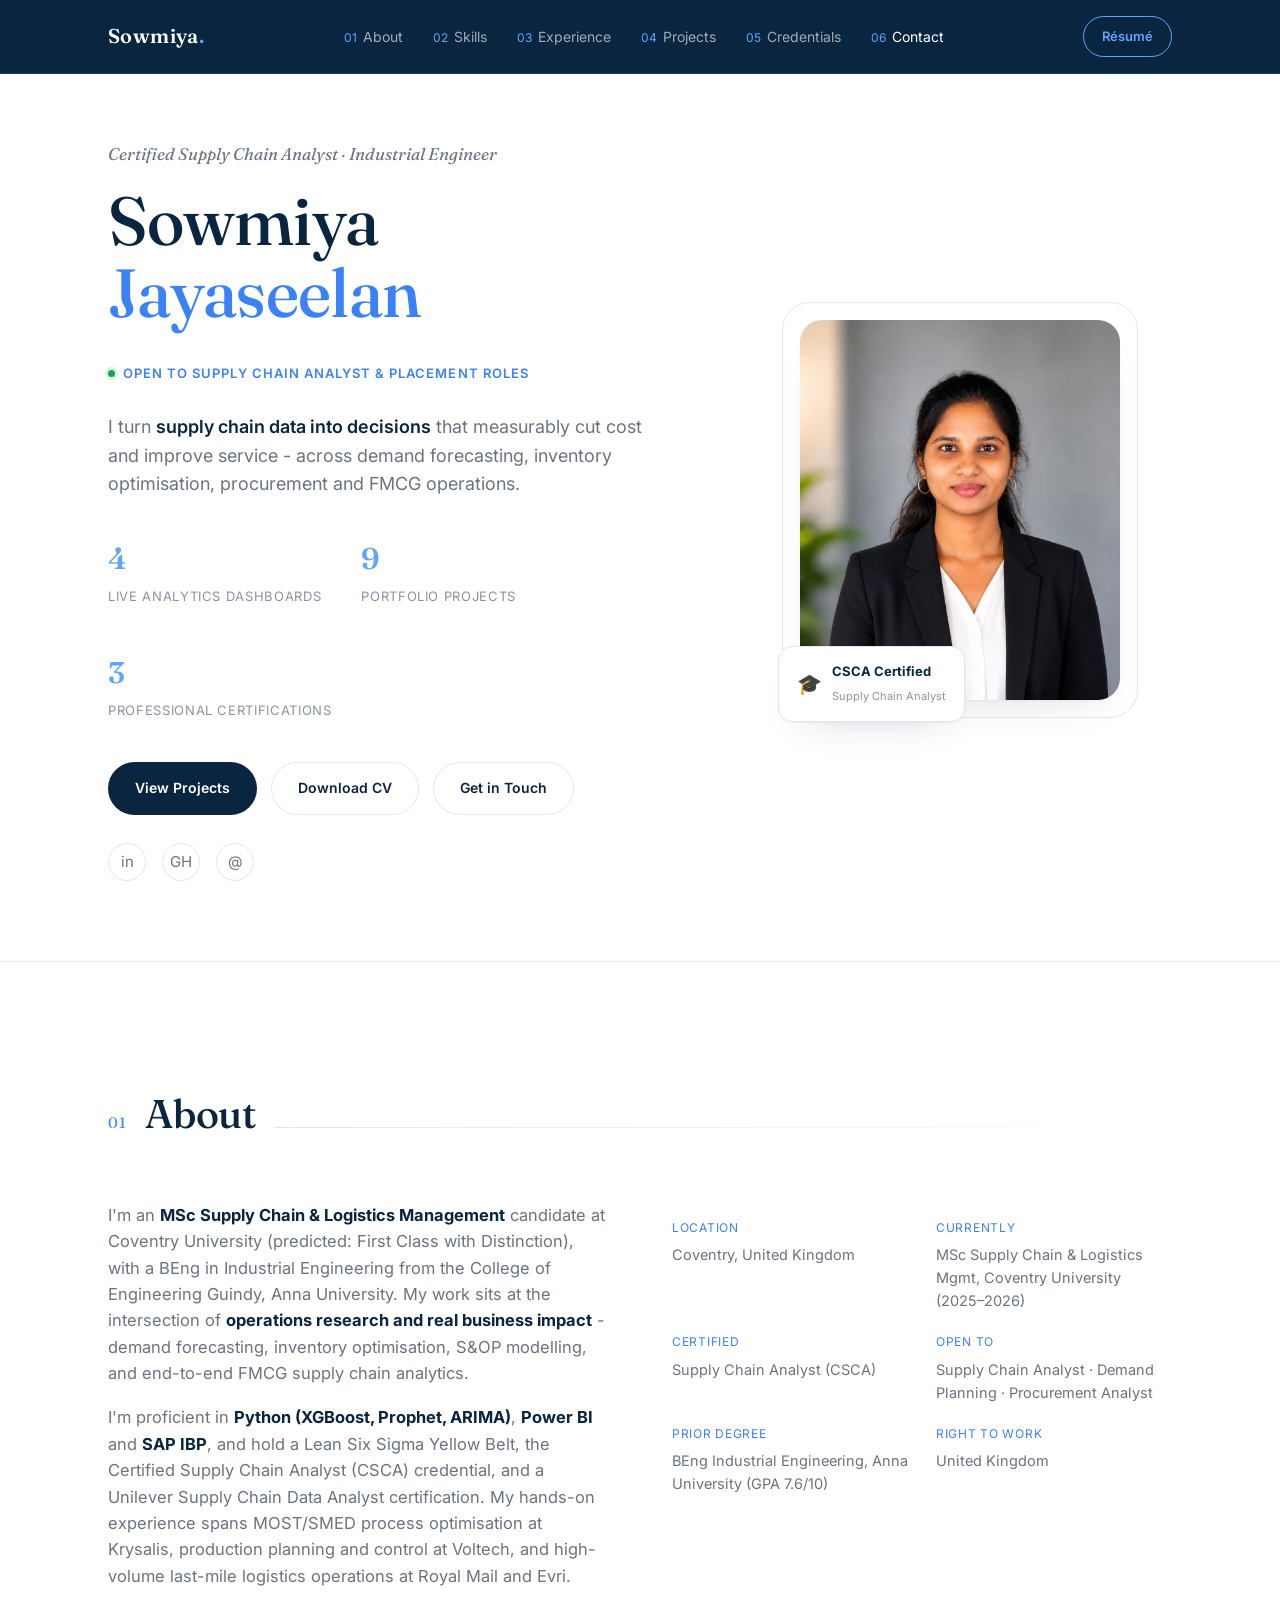
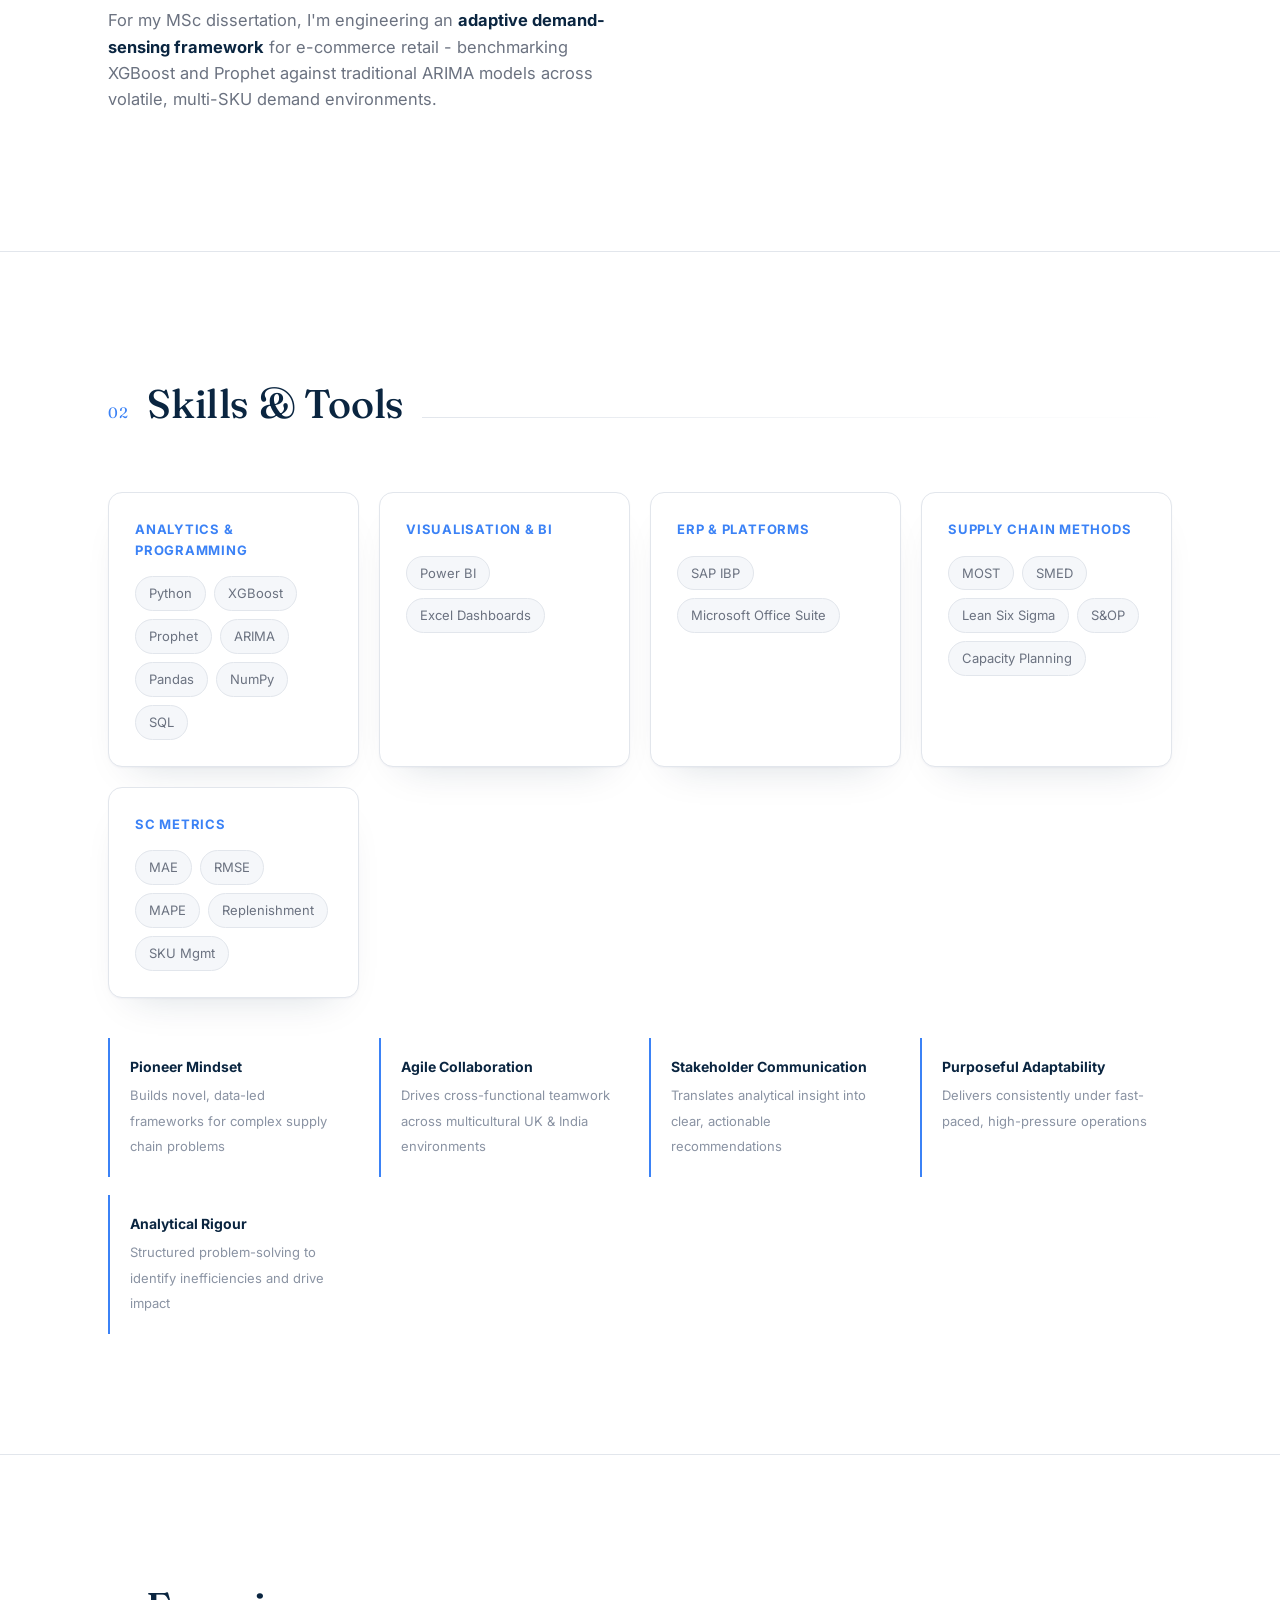
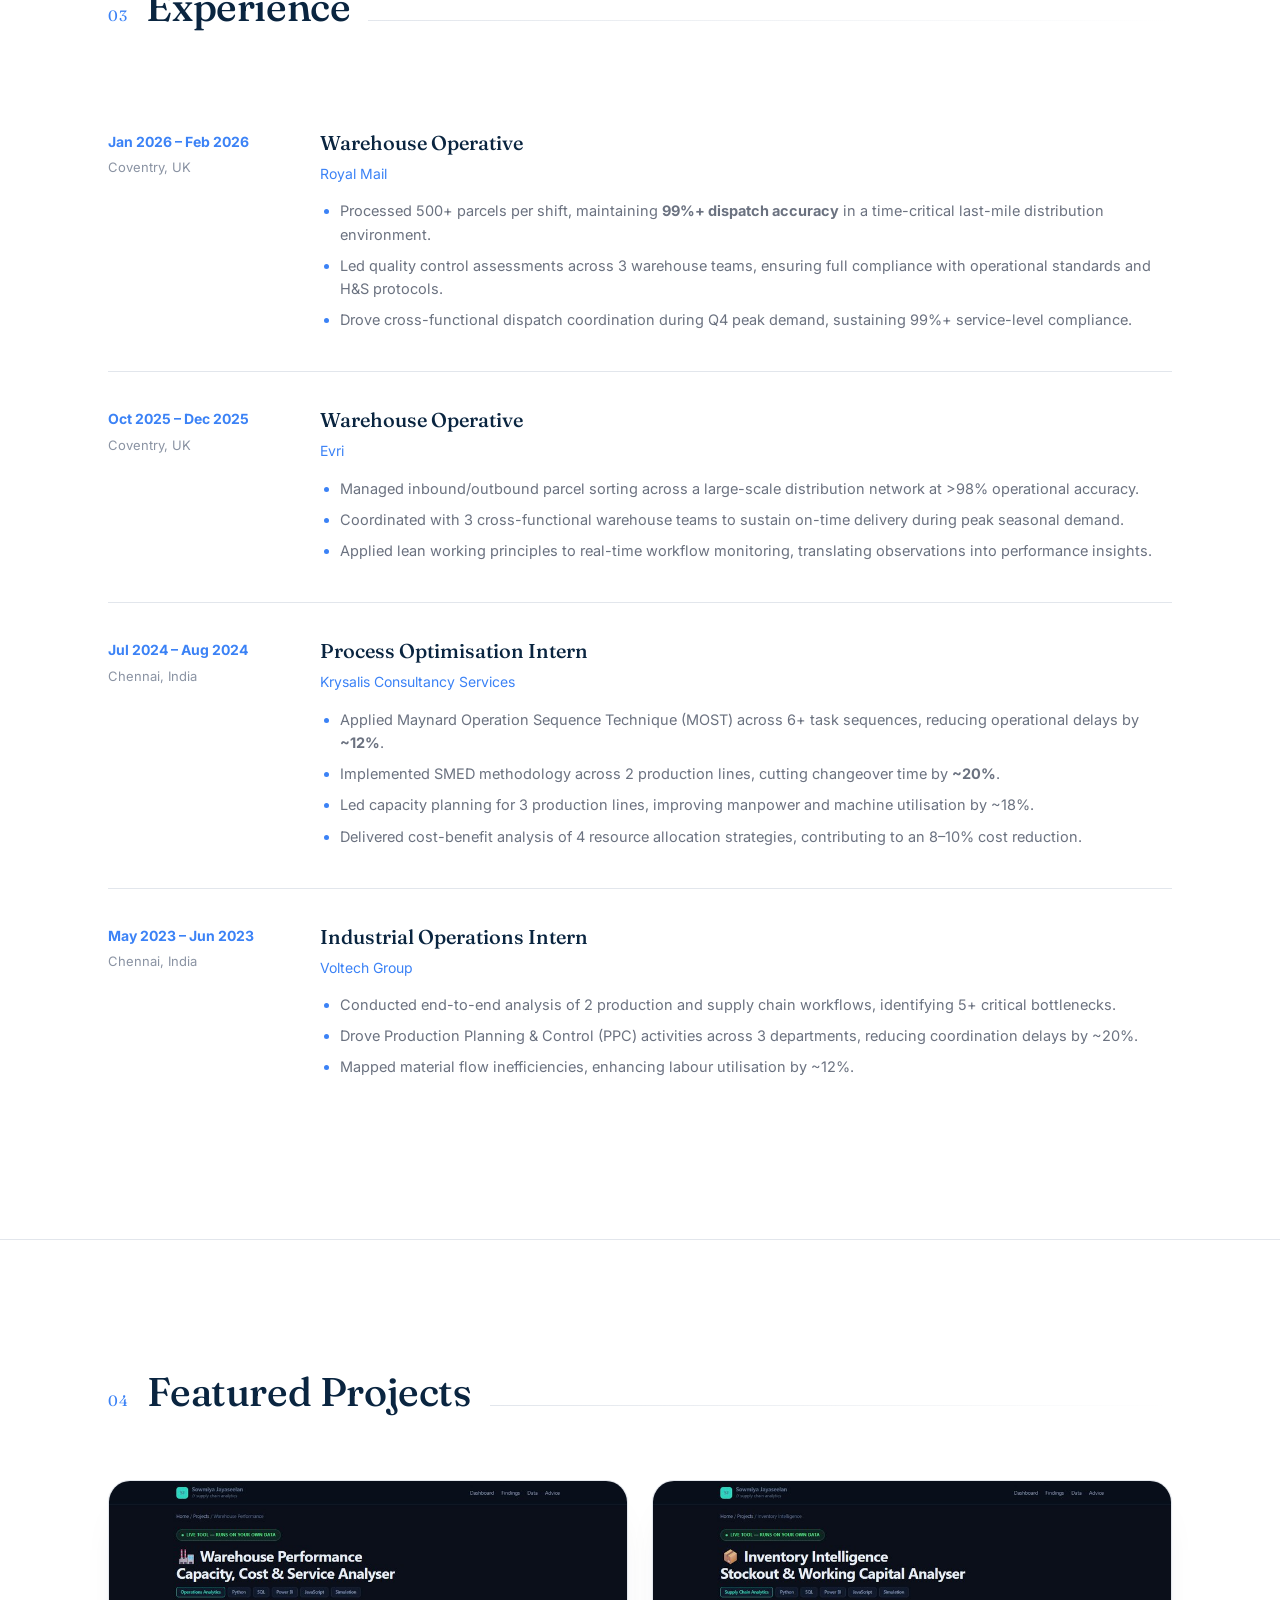
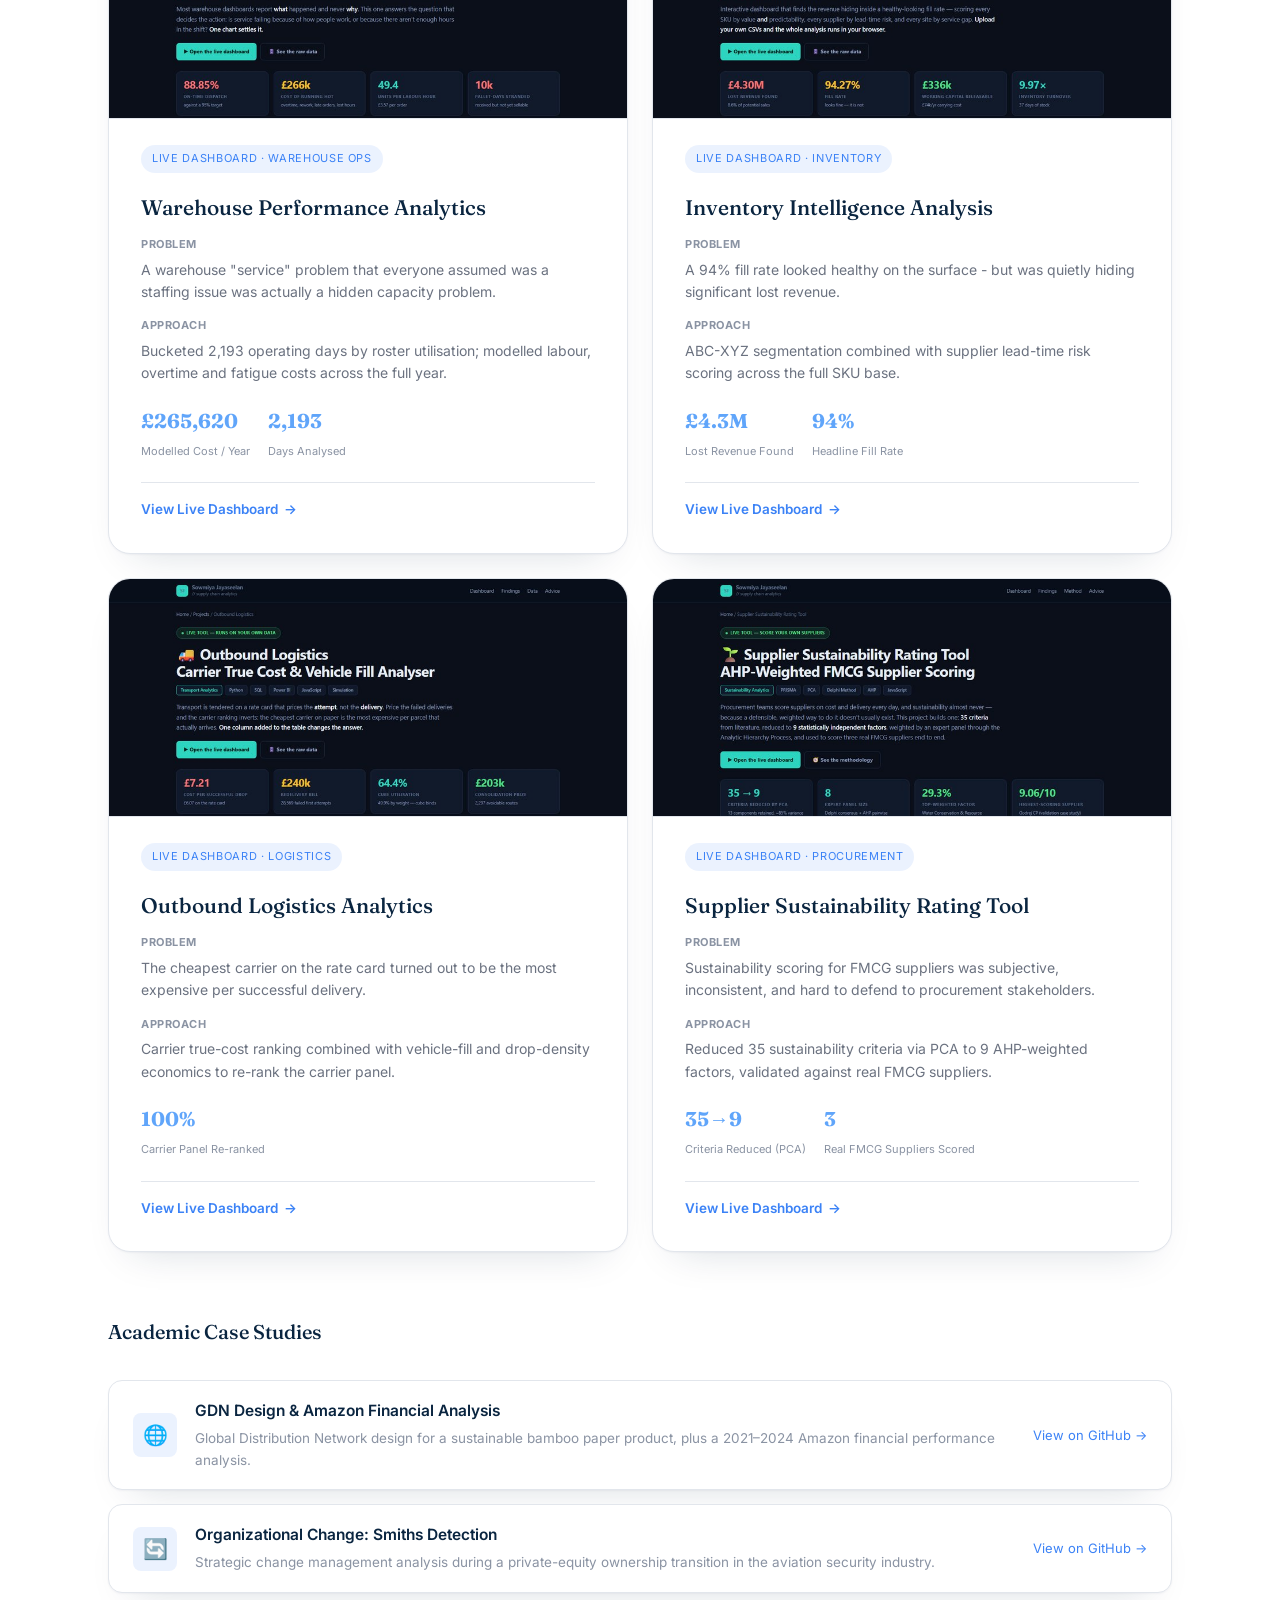
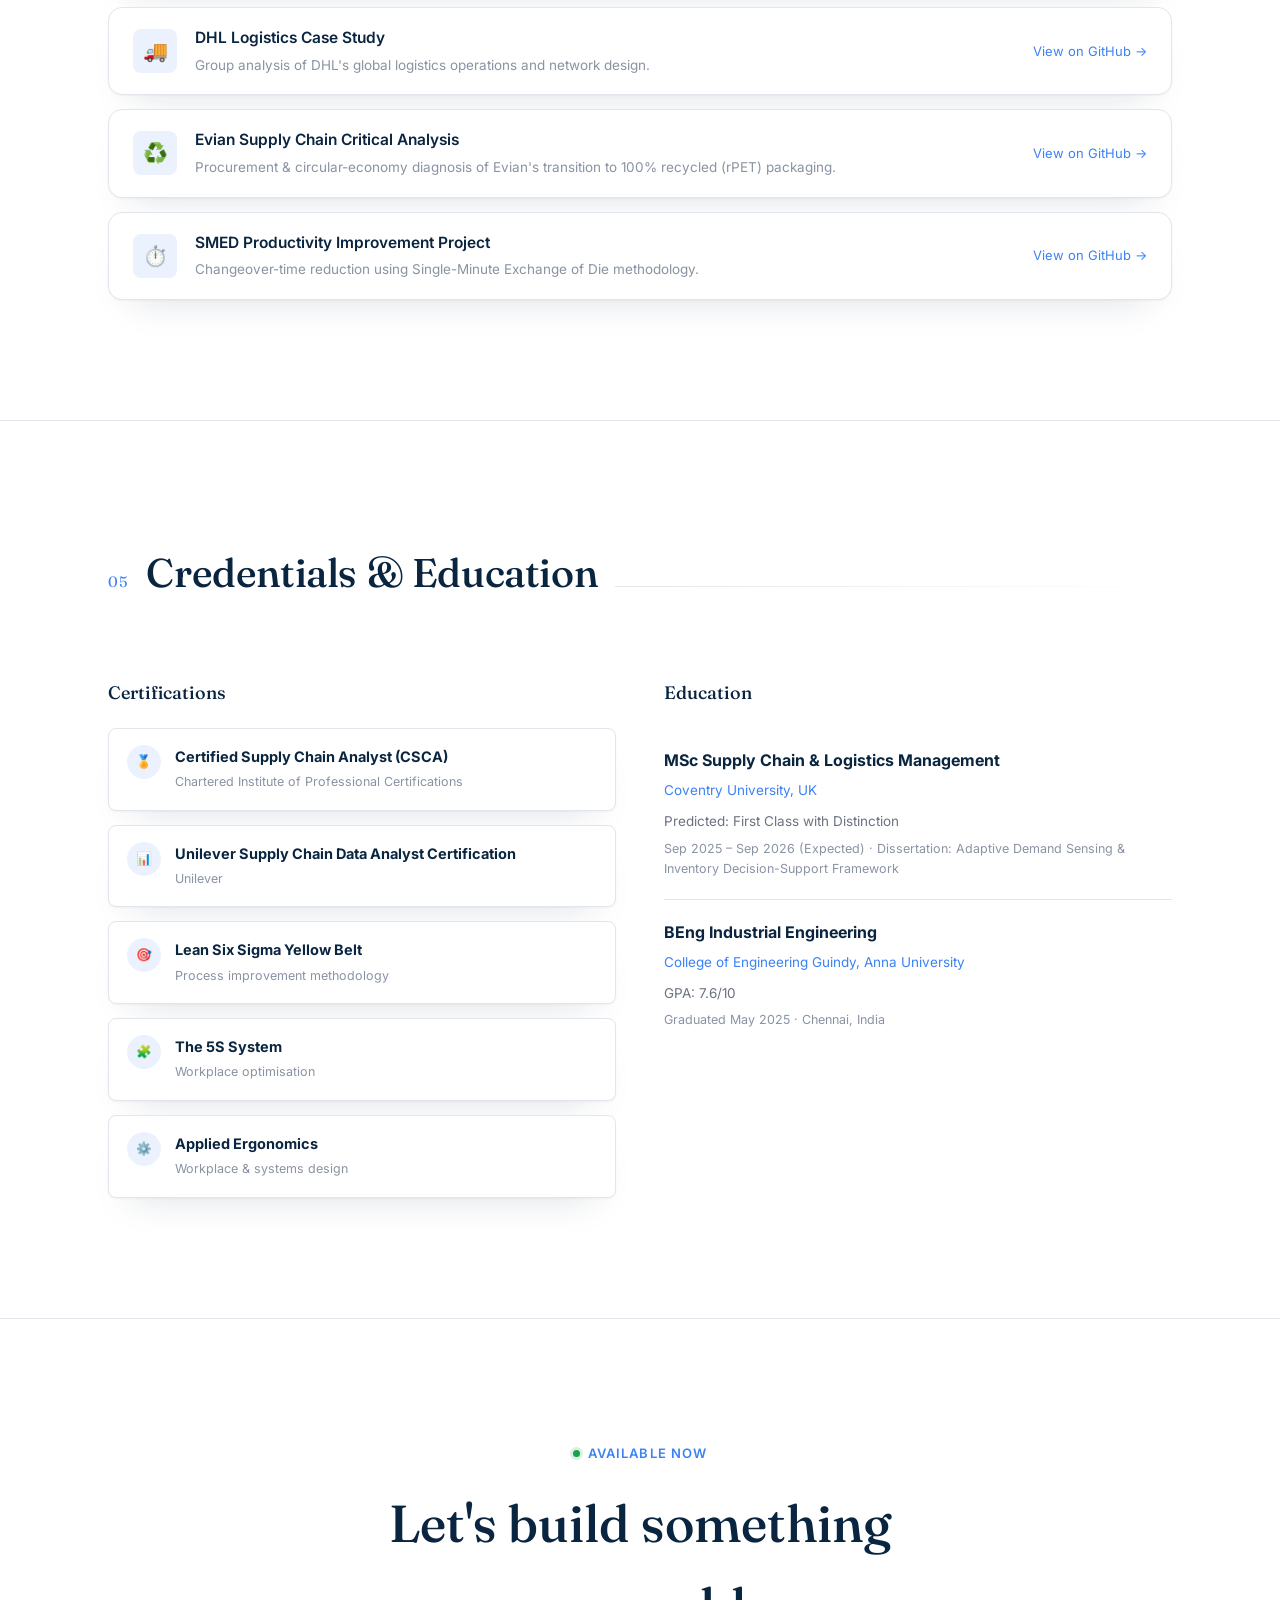
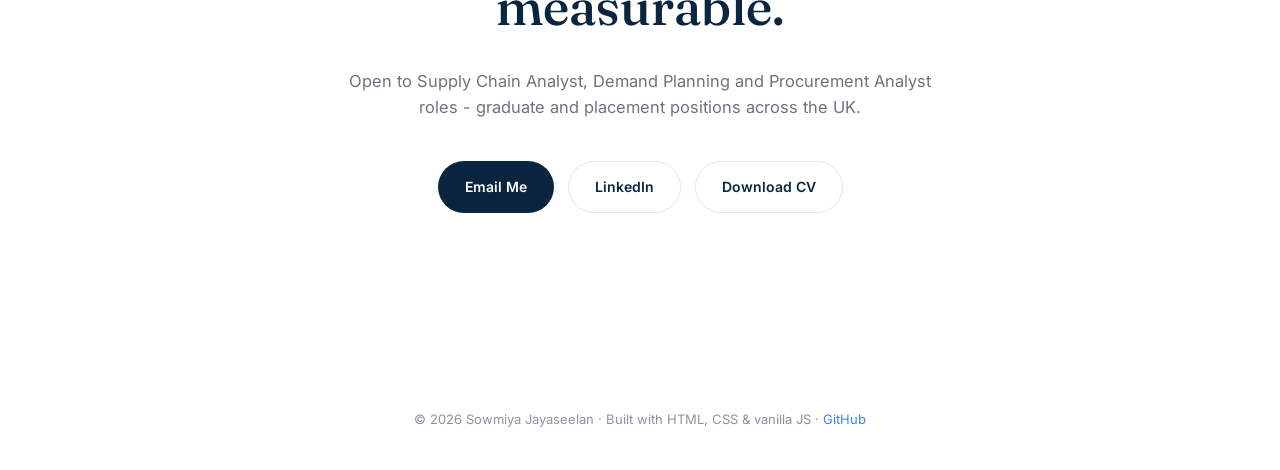
<file: index.html>
<!DOCTYPE html>
<html lang="en">
<head>
<meta charset="UTF-8" />
<meta name="viewport" content="width=device-width, initial-scale=1.0" />
<title>Sowmiya Jayaseelan - Supply Chain Analytics & Industrial Engineering</title>
<meta name="description" content="Sowmiya Jayaseelan - Certified Supply Chain Analyst & Industrial Engineer. Demand forecasting, inventory optimisation, and FMCG supply chain analytics portfolio." />
<link rel="canonical" href="https://sowmiyagunal04-dev.github.io/portfolio-site/" />
<meta property="og:type" content="website" />
<meta property="og:url" content="https://sowmiyagunal04-dev.github.io/portfolio-site/" />
<meta property="og:title" content="Sowmiya Jayaseelan - Supply Chain Analytics & Industrial Engineering" />
<meta property="og:description" content="Certified Supply Chain Analyst & Industrial Engineer. Demand forecasting, inventory optimisation, and FMCG supply chain analytics portfolio." />
<meta property="og:image" content="https://sowmiyagunal04-dev.github.io/portfolio-site/assets/images/og-cover.jpg" />
<meta property="og:image:width" content="1200" />
<meta property="og:image:height" content="630" />
<meta name="twitter:card" content="summary_large_image" />
<meta name="twitter:title" content="Sowmiya Jayaseelan - Supply Chain Analytics & Industrial Engineering" />
<meta name="twitter:description" content="Certified Supply Chain Analyst & Industrial Engineer. Demand forecasting, inventory optimisation, and FMCG supply chain analytics portfolio." />
<meta name="twitter:image" content="https://sowmiyagunal04-dev.github.io/portfolio-site/assets/images/og-cover.jpg" />
<link rel="icon" href="data:image/svg+xml,<svg xmlns=%22http://www.w3.org/2000/svg%22 viewBox=%220 0 100 100%22><rect width=%22100%22 height=%22100%22 rx=%2222%22 fill=%22%230A2540%22/><text x=%2250%22 y=%2265%22 font-size=%2250%22 text-anchor=%22middle%22 fill=%22%23FFFFFF%22 font-family=%22Georgia,serif%22>SJ</text></svg>" />
<link rel="preconnect" href="https://fonts.googleapis.com">
<link rel="preconnect" href="https://fonts.gstatic.com" crossorigin>
<link href="https://fonts.googleapis.com/css2?family=Fraunces:opsz,wght@9..144,400..600&family=Inter:wght@400;500;600;700&display=swap" rel="stylesheet">
<link rel="stylesheet" href="css/style.css" />
</head>
<body>

<nav class="nav">
  <div class="nav-inner">
    <a href="#top" class="nav-logo">Sowmiya<span>.</span></a>
    <ul class="nav-links">
      <li><a href="#about"><span class="idx">01</span>About</a></li>
      <li><a href="#skills"><span class="idx">02</span>Skills</a></li>
      <li><a href="#experience"><span class="idx">03</span>Experience</a></li>
      <li><a href="#projects"><span class="idx">04</span>Projects</a></li>
      <li><a href="#credentials"><span class="idx">05</span>Credentials</a></li>
      <li><a href="#contact"><span class="idx">06</span>Contact</a></li>
    </ul>
    <a class="nav-cta" href="assets/docs/Sowmiya_Jayaseelan_Resume.pdf" target="_blank" rel="noopener">Résumé</a>
    <button class="nav-burger" id="navBurger" aria-label="Menu">☰</button>
  </div>
</nav>

<header class="hero" id="top">
  <div class="container hero-grid">
    <div>
      <p class="hero-kicker">Certified Supply Chain Analyst · Industrial Engineer</p>
      <h1>Sowmiya <em>Jayaseelan</em></h1>
      <p class="eyebrow">Open to Supply Chain Analyst &amp; Placement Roles</p>
      <p class="hero-sub" style="margin-top:16px;">I turn <strong>supply chain data into decisions</strong> that measurably cut cost and improve service - across demand forecasting, inventory optimisation, procurement and FMCG operations.</p>

      <div class="hero-stats">
        <div class="hero-stat"><b>4</b><span>Live Analytics Dashboards</span></div>
        <div class="hero-stat"><b>9</b><span>Portfolio Projects</span></div>
        <div class="hero-stat"><b>3</b><span>Professional Certifications</span></div>
      </div>

      <div class="hero-actions">
        <a href="#projects" class="btn btn-primary">View Projects</a>
        <a href="assets/docs/Sowmiya_Jayaseelan_Resume.pdf" target="_blank" rel="noopener" class="btn btn-outline">Download CV</a>
        <a href="#contact" class="btn btn-outline">Get in Touch</a>
      </div>

      <div class="social-rail">
        <a href="https://www.linkedin.com/in/sowmiya-jayaseelan/" target="_blank" rel="noopener" title="LinkedIn" aria-label="LinkedIn">in</a>
        <a href="https://github.com/sowmiyagunal04-dev" target="_blank" rel="noopener" title="GitHub" aria-label="GitHub">GH</a>
        <a href="mailto:sowmiyagunal04@gmail.com" title="Email" aria-label="Email">@</a>
      </div>
    </div>

    <div class="hero-photo-wrap">
      <div class="hero-photo-ring"></div>
      <img class="hero-photo" src="assets/images/profile.jpg" alt="Sowmiya Jayaseelan" id="heroPhoto" />
      <div class="hero-badge">
        <span style="font-size:20px;">🎓</span>
        <div>
          <b>CSCA Certified</b>
          <span>Supply Chain Analyst</span>
        </div>
      </div>
    </div>
  </div>
</header>

<section id="about">
  <div class="container">
    <div class="section-head">
      <span class="section-num">01</span>
      <h2 class="section-title">About</h2>
      <div class="section-line"></div>
    </div>
    <div class="about-grid">
      <div class="about-text reveal">
        <p>I'm an <strong>MSc Supply Chain &amp; Logistics Management</strong> candidate at Coventry University (predicted: First Class with Distinction), with a BEng in Industrial Engineering from the College of Engineering Guindy, Anna University. My work sits at the intersection of <strong>operations research and real business impact</strong> - demand forecasting, inventory optimisation, S&amp;OP modelling, and end-to-end FMCG supply chain analytics.</p>
        <p>I'm proficient in <strong>Python (XGBoost, Prophet, ARIMA)</strong>, <strong>Power BI</strong> and <strong>SAP IBP</strong>, and hold a Lean Six Sigma Yellow Belt, the Certified Supply Chain Analyst (CSCA) credential, and a Unilever Supply Chain Data Analyst certification. My hands-on experience spans MOST/SMED process optimisation at Krysalis, production planning and control at Voltech, and high-volume last-mile logistics operations at Royal Mail and Evri.</p>
        <p>For my MSc dissertation, I'm engineering an <strong>adaptive demand-sensing framework</strong> for e-commerce retail - benchmarking XGBoost and Prophet against traditional ARIMA models across volatile, multi-SKU demand environments.</p>
      </div>
      <div class="reveal">
        <dl class="facts">
          <div class="fact"><dt>Location</dt><dd>Coventry, United Kingdom</dd></div>
          <div class="fact"><dt>Currently</dt><dd>MSc Supply Chain &amp; Logistics Mgmt, Coventry University (2025–2026)</dd></div>
          <div class="fact"><dt>Certified</dt><dd>Supply Chain Analyst (CSCA)</dd></div>
          <div class="fact"><dt>Open to</dt><dd>Supply Chain Analyst · Demand Planning · Procurement Analyst</dd></div>
          <div class="fact"><dt>Prior Degree</dt><dd>BEng Industrial Engineering, Anna University (GPA 7.6/10)</dd></div>
          <div class="fact"><dt>Right to Work</dt><dd>United Kingdom</dd></div>
        </dl>
      </div>
    </div>
  </div>
</section>

<section id="skills">
  <div class="container">
    <div class="section-head">
      <span class="section-num">02</span>
      <h2 class="section-title">Skills &amp; Tools</h2>
      <div class="section-line"></div>
    </div>
    <div class="skills-grid">
      <div class="skill-card reveal">
        <h3>Analytics &amp; Programming</h3>
        <div class="pill-row">
          <span class="pill">Python</span><span class="pill">XGBoost</span><span class="pill">Prophet</span>
          <span class="pill">ARIMA</span><span class="pill">Pandas</span><span class="pill">NumPy</span><span class="pill">SQL</span>
        </div>
      </div>
      <div class="skill-card reveal">
        <h3>Visualisation &amp; BI</h3>
        <div class="pill-row">
          <span class="pill">Power BI</span><span class="pill">Excel Dashboards</span>
        </div>
      </div>
      <div class="skill-card reveal">
        <h3>ERP &amp; Platforms</h3>
        <div class="pill-row">
          <span class="pill">SAP IBP</span><span class="pill">Microsoft Office Suite</span>
        </div>
      </div>
      <div class="skill-card reveal">
        <h3>Supply Chain Methods</h3>
        <div class="pill-row">
          <span class="pill">MOST</span><span class="pill">SMED</span><span class="pill">Lean Six Sigma</span>
          <span class="pill">S&amp;OP</span><span class="pill">Capacity Planning</span>
        </div>
      </div>
      <div class="skill-card reveal">
        <h3>SC Metrics</h3>
        <div class="pill-row">
          <span class="pill">MAE</span><span class="pill">RMSE</span><span class="pill">MAPE</span>
          <span class="pill">Replenishment</span><span class="pill">SKU Mgmt</span>
        </div>
      </div>
    </div>

    <div class="soft-skills">
      <div class="soft-skill reveal"><b>Pioneer Mindset</b><span>Builds novel, data-led frameworks for complex supply chain problems</span></div>
      <div class="soft-skill reveal"><b>Agile Collaboration</b><span>Drives cross-functional teamwork across multicultural UK &amp; India environments</span></div>
      <div class="soft-skill reveal"><b>Stakeholder Communication</b><span>Translates analytical insight into clear, actionable recommendations</span></div>
      <div class="soft-skill reveal"><b>Purposeful Adaptability</b><span>Delivers consistently under fast-paced, high-pressure operations</span></div>
      <div class="soft-skill reveal"><b>Analytical Rigour</b><span>Structured problem-solving to identify inefficiencies and drive impact</span></div>
    </div>
  </div>
</section>

<section id="experience">
  <div class="container">
    <div class="section-head">
      <span class="section-num">03</span>
      <h2 class="section-title">Experience</h2>
      <div class="section-line"></div>
    </div>
    <div class="timeline">

      <div class="timeline-item reveal">
        <div class="timeline-date"><b>Jan 2026 – Feb 2026</b>Coventry, UK</div>
        <div class="timeline-role">
          <h3>Warehouse Operative</h3>
          <span class="org">Royal Mail</span>
          <ul>
            <li>Processed 500+ parcels per shift, maintaining <strong>99%+ dispatch accuracy</strong> in a time-critical last-mile distribution environment.</li>
            <li>Led quality control assessments across 3 warehouse teams, ensuring full compliance with operational standards and H&amp;S protocols.</li>
            <li>Drove cross-functional dispatch coordination during Q4 peak demand, sustaining 99%+ service-level compliance.</li>
          </ul>
        </div>
      </div>

      <div class="timeline-item reveal">
        <div class="timeline-date"><b>Oct 2025 – Dec 2025</b>Coventry, UK</div>
        <div class="timeline-role">
          <h3>Warehouse Operative</h3>
          <span class="org">Evri</span>
          <ul>
            <li>Managed inbound/outbound parcel sorting across a large-scale distribution network at &gt;98% operational accuracy.</li>
            <li>Coordinated with 3 cross-functional warehouse teams to sustain on-time delivery during peak seasonal demand.</li>
            <li>Applied lean working principles to real-time workflow monitoring, translating observations into performance insights.</li>
          </ul>
        </div>
      </div>

      <div class="timeline-item reveal">
        <div class="timeline-date"><b>Jul 2024 – Aug 2024</b>Chennai, India</div>
        <div class="timeline-role">
          <h3>Process Optimisation Intern</h3>
          <span class="org">Krysalis Consultancy Services</span>
          <ul>
            <li>Applied Maynard Operation Sequence Technique (MOST) across 6+ task sequences, reducing operational delays by <strong>~12%</strong>.</li>
            <li>Implemented SMED methodology across 2 production lines, cutting changeover time by <strong>~20%</strong>.</li>
            <li>Led capacity planning for 3 production lines, improving manpower and machine utilisation by ~18%.</li>
            <li>Delivered cost-benefit analysis of 4 resource allocation strategies, contributing to an 8–10% cost reduction.</li>
          </ul>
        </div>
      </div>

      <div class="timeline-item reveal">
        <div class="timeline-date"><b>May 2023 – Jun 2023</b>Chennai, India</div>
        <div class="timeline-role">
          <h3>Industrial Operations Intern</h3>
          <span class="org">Voltech Group</span>
          <ul>
            <li>Conducted end-to-end analysis of 2 production and supply chain workflows, identifying 5+ critical bottlenecks.</li>
            <li>Drove Production Planning &amp; Control (PPC) activities across 3 departments, reducing coordination delays by ~20%.</li>
            <li>Mapped material flow inefficiencies, enhancing labour utilisation by ~12%.</li>
          </ul>
        </div>
      </div>

    </div>
  </div>
</section>

<section id="projects">
  <div class="container">
    <div class="section-head">
      <span class="section-num">04</span>
      <h2 class="section-title">Featured Projects</h2>
      <div class="section-line"></div>
    </div>

    <div class="project-grid">

      <div class="project-card reveal">
        <img class="project-thumb" src="assets/images/projects/warehouse.jpg" alt="Warehouse Performance Analytics dashboard screenshot" loading="lazy" />
        <div class="project-card-body">
          <span class="project-tag">Live Dashboard · Warehouse Ops</span>
          <h3>Warehouse Performance Analytics</h3>
          <div class="project-block"><b>Problem</b><p>A warehouse "service" problem that everyone assumed was a staffing issue was actually a hidden capacity problem.</p></div>
          <div class="project-block"><b>Approach</b><p>Bucketed 2,193 operating days by roster utilisation; modelled labour, overtime and fatigue costs across the full year.</p></div>
          <div class="project-metrics">
            <div><b>£265,620</b><span>Modelled Cost / Year</span></div>
            <div><b>2,193</b><span>Days Analysed</span></div>
          </div>
          <a class="project-link" href="https://sowmiyagunal04-dev.github.io/portfolio/Warehouse-Performance-Analytics/" target="_blank" rel="noopener">View Live Dashboard <span class="arrow">→</span></a>
        </div>
      </div>

      <div class="project-card reveal">
        <img class="project-thumb" src="assets/images/projects/inventory.jpg" alt="Inventory Intelligence Analysis dashboard screenshot" loading="lazy" />
        <div class="project-card-body">
          <span class="project-tag">Live Dashboard · Inventory</span>
          <h3>Inventory Intelligence Analysis</h3>
          <div class="project-block"><b>Problem</b><p>A 94% fill rate looked healthy on the surface - but was quietly hiding significant lost revenue.</p></div>
          <div class="project-block"><b>Approach</b><p>ABC-XYZ segmentation combined with supplier lead-time risk scoring across the full SKU base.</p></div>
          <div class="project-metrics">
            <div><b>£4.3M</b><span>Lost Revenue Found</span></div>
            <div><b>94%</b><span>Headline Fill Rate</span></div>
          </div>
          <a class="project-link" href="https://sowmiyagunal04-dev.github.io/portfolio/Inventory-Intelligence-Analysis/" target="_blank" rel="noopener">View Live Dashboard <span class="arrow">→</span></a>
        </div>
      </div>

      <div class="project-card reveal">
        <img class="project-thumb" src="assets/images/projects/outbound.jpg" alt="Outbound Logistics Analytics dashboard screenshot" loading="lazy" />
        <div class="project-card-body">
          <span class="project-tag">Live Dashboard · Logistics</span>
          <h3>Outbound Logistics Analytics</h3>
          <div class="project-block"><b>Problem</b><p>The cheapest carrier on the rate card turned out to be the most expensive per successful delivery.</p></div>
          <div class="project-block"><b>Approach</b><p>Carrier true-cost ranking combined with vehicle-fill and drop-density economics to re-rank the carrier panel.</p></div>
          <div class="project-metrics">
            <div><b>100%</b><span>Carrier Panel Re-ranked</span></div>
          </div>
          <a class="project-link" href="https://sowmiyagunal04-dev.github.io/portfolio/Outbound-Logistics-Analytics/" target="_blank" rel="noopener">View Live Dashboard <span class="arrow">→</span></a>
        </div>
      </div>

      <div class="project-card reveal">
        <img class="project-thumb" src="assets/images/projects/ssrt.jpg" alt="Supplier Sustainability Rating Tool dashboard screenshot" loading="lazy" />
        <div class="project-card-body">
          <span class="project-tag">Live Dashboard · Procurement</span>
          <h3>Supplier Sustainability Rating Tool</h3>
          <div class="project-block"><b>Problem</b><p>Sustainability scoring for FMCG suppliers was subjective, inconsistent, and hard to defend to procurement stakeholders.</p></div>
          <div class="project-block"><b>Approach</b><p>Reduced 35 sustainability criteria via PCA to 9 AHP-weighted factors, validated against real FMCG suppliers.</p></div>
          <div class="project-metrics">
            <div><b>35→9</b><span>Criteria Reduced (PCA)</span></div>
            <div><b>3</b><span>Real FMCG Suppliers Scored</span></div>
          </div>
          <a class="project-link" href="https://sowmiyagunal04-dev.github.io/portfolio/Supplier-Sustainability-Rating-Tool/" target="_blank" rel="noopener">View Live Dashboard <span class="arrow">→</span></a>
        </div>
      </div>

    </div>

    <h3 style="font-family:var(--font-serif); font-weight:500; font-size:20px; margin-top:64px;">Academic Case Studies</h3>
    <div class="case-list">
      <a class="case-row reveal" href="https://github.com/sowmiyagunal04-dev/portfolio/tree/master/GDN-Design-and-Amazon-Financial-Analysis" target="_blank" rel="noopener">
        <span class="case-icon">🌐</span>
        <div><h4>GDN Design &amp; Amazon Financial Analysis</h4><p>Global Distribution Network design for a sustainable bamboo paper product, plus a 2021–2024 Amazon financial performance analysis.</p></div>
        <span class="arrow-link">View on GitHub →</span>
      </a>
      <a class="case-row reveal" href="https://github.com/sowmiyagunal04-dev/portfolio/tree/master/Organizational-Change-Smiths-Detection-Case-Study" target="_blank" rel="noopener">
        <span class="case-icon">🔄</span>
        <div><h4>Organizational Change: Smiths Detection</h4><p>Strategic change management analysis during a private-equity ownership transition in the aviation security industry.</p></div>
        <span class="arrow-link">View on GitHub →</span>
      </a>
      <a class="case-row reveal" href="https://github.com/sowmiyagunal04-dev/portfolio/tree/master/DHL-Logistics-Case-Study" target="_blank" rel="noopener">
        <span class="case-icon">🚚</span>
        <div><h4>DHL Logistics Case Study</h4><p>Group analysis of DHL's global logistics operations and network design.</p></div>
        <span class="arrow-link">View on GitHub →</span>
      </a>
      <a class="case-row reveal" href="https://github.com/sowmiyagunal04-dev/portfolio/tree/master/Evian-Supply-Chain-Critical-Analysis" target="_blank" rel="noopener">
        <span class="case-icon">♻️</span>
        <div><h4>Evian Supply Chain Critical Analysis</h4><p>Procurement &amp; circular-economy diagnosis of Evian's transition to 100% recycled (rPET) packaging.</p></div>
        <span class="arrow-link">View on GitHub →</span>
      </a>
      <a class="case-row reveal" href="https://github.com/sowmiyagunal04-dev/portfolio/tree/master/SMED-Productivity-Improvement-Project" target="_blank" rel="noopener">
        <span class="case-icon">⏱️</span>
        <div><h4>SMED Productivity Improvement Project</h4><p>Changeover-time reduction using Single-Minute Exchange of Die methodology.</p></div>
        <span class="arrow-link">View on GitHub →</span>
      </a>
    </div>
  </div>
</section>

<section id="credentials">
  <div class="container">
    <div class="section-head">
      <span class="section-num">05</span>
      <h2 class="section-title">Credentials &amp; Education</h2>
      <div class="section-line"></div>
    </div>
    <div class="cred-grid">
      <div class="reveal">
        <h3 style="font-family:var(--font-serif); font-weight:500; font-size:18px; margin-bottom:20px;">Certifications</h3>
        <ul class="cred-list">
          <li><span class="cred-icon">🏅</span><div><b>Certified Supply Chain Analyst (CSCA)</b><span>Chartered Institute of Professional Certifications</span></div></li>
          <li><span class="cred-icon">📊</span><div><b>Unilever Supply Chain Data Analyst Certification</b><span>Unilever</span></div></li>
          <li><span class="cred-icon">🎯</span><div><b>Lean Six Sigma Yellow Belt</b><span>Process improvement methodology</span></div></li>
          <li><span class="cred-icon">🧩</span><div><b>The 5S System</b><span>Workplace optimisation</span></div></li>
          <li><span class="cred-icon">⚙️</span><div><b>Applied Ergonomics</b><span>Workplace &amp; systems design</span></div></li>
        </ul>
      </div>
      <div class="reveal">
        <h3 style="font-family:var(--font-serif); font-weight:500; font-size:18px; margin-bottom:20px;">Education</h3>
        <div class="edu-item">
          <h4>MSc Supply Chain &amp; Logistics Management</h4>
          <span class="school">Coventry University, UK</span>
          <p style="margin:8px 0 0; font-size:13.5px; color:var(--text-muted);">Predicted: First Class with Distinction</p>
          <div class="meta">Sep 2025 – Sep 2026 (Expected) · Dissertation: Adaptive Demand Sensing &amp; Inventory Decision-Support Framework</div>
        </div>
        <div class="edu-item">
          <h4>BEng Industrial Engineering</h4>
          <span class="school">College of Engineering Guindy, Anna University</span>
          <p style="margin:8px 0 0; font-size:13.5px; color:var(--text-muted);">GPA: 7.6/10</p>
          <div class="meta">Graduated May 2025 · Chennai, India</div>
        </div>
      </div>
    </div>
  </div>
</section>

<section id="contact">
  <div class="container contact-wrap">
    <span class="eyebrow" style="margin-bottom:18px; display:inline-flex;">Available Now</span>
    <h2>Let's build something measurable.</h2>
    <p>Open to Supply Chain Analyst, Demand Planning and Procurement Analyst roles - graduate and placement positions across the UK.</p>
    <div class="contact-actions">
      <a href="mailto:sowmiyagunal04@gmail.com" class="btn btn-primary">Email Me</a>
      <a href="https://www.linkedin.com/in/sowmiya-jayaseelan/" target="_blank" rel="noopener" class="btn btn-outline">LinkedIn</a>
      <a href="assets/docs/Sowmiya_Jayaseelan_Resume.pdf" target="_blank" rel="noopener" class="btn btn-outline">Download CV</a>
    </div>
  </div>
</section>

<footer class="footer">
  <div class="container">
    © 2026 Sowmiya Jayaseelan · Built with HTML, CSS &amp; vanilla JS · <a href="https://github.com/sowmiyagunal04-dev" target="_blank" rel="noopener">GitHub</a>
  </div>
</footer>

<script src="js/script.js"></script>
</body>
</html>
</file>
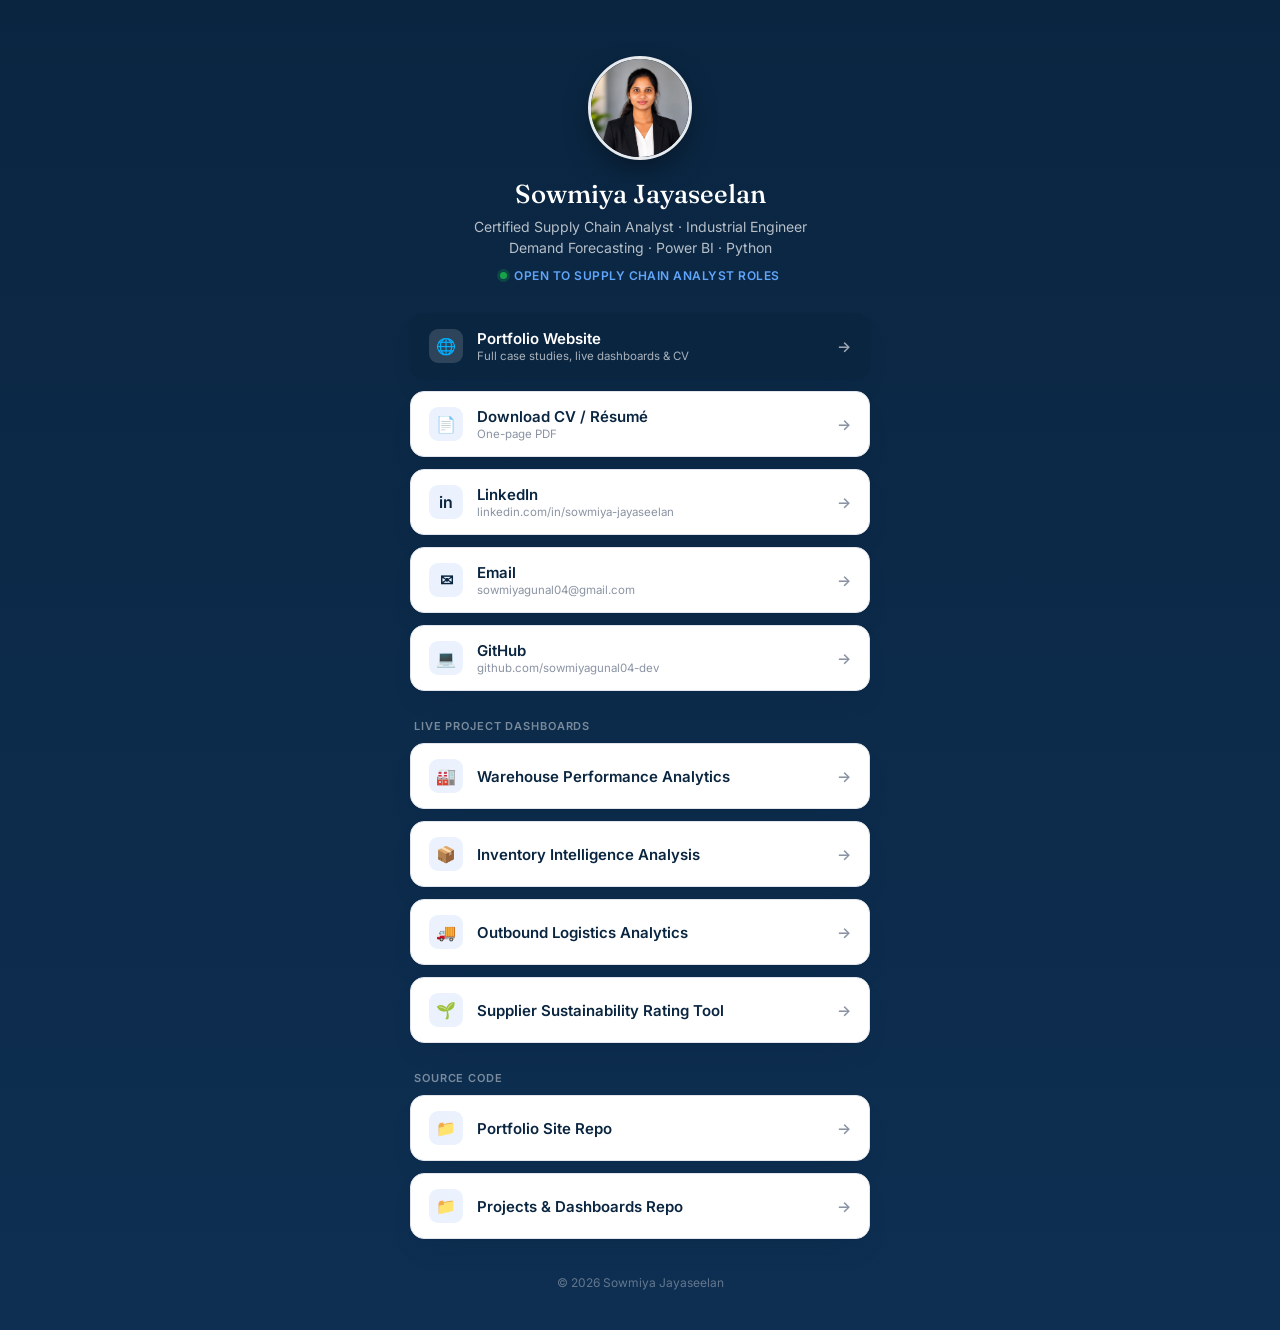
<file: links/index.html>
<!DOCTYPE html>
<html lang="en">
<head>
<meta charset="UTF-8" />
<meta name="viewport" content="width=device-width, initial-scale=1.0" />
<title>Sowmiya Jayaseelan - Links</title>
<meta name="description" content="All of Sowmiya Jayaseelan's professional links in one place - portfolio, LinkedIn, résumé, GitHub and live project dashboards." />
<link rel="canonical" href="https://sowmiyagunal04-dev.github.io/portfolio-site/links/" />
<meta property="og:type" content="website" />
<meta property="og:url" content="https://sowmiyagunal04-dev.github.io/portfolio-site/links/" />
<meta property="og:title" content="Sowmiya Jayaseelan - Links" />
<meta property="og:description" content="All of Sowmiya Jayaseelan's professional links in one place." />
<meta property="og:image" content="https://sowmiyagunal04-dev.github.io/portfolio-site/assets/images/og-cover.jpg" />
<meta name="twitter:card" content="summary_large_image" />
<link rel="icon" href="data:image/svg+xml,<svg xmlns=%22http://www.w3.org/2000/svg%22 viewBox=%220 0 100 100%22><rect width=%22100%22 height=%22100%22 rx=%2222%22 fill=%22%230A2540%22/><text x=%2250%22 y=%2265%22 font-size=%2250%22 text-anchor=%22middle%22 fill=%22%23FFFFFF%22 font-family=%22Georgia,serif%22>SJ</text></svg>" />
<link rel="preconnect" href="https://fonts.googleapis.com">
<link rel="preconnect" href="https://fonts.gstatic.com" crossorigin>
<link href="https://fonts.googleapis.com/css2?family=Fraunces:opsz,wght@9..144,400..600&family=Inter:wght@400;500;600;700&display=swap" rel="stylesheet">
<style>
  :root {
    --bg: #0A2540;
    --bg-alt: #0e2f52;
    --surface: #ffffff;
    --border: #e2e6ec;
    --text: #0A2540;
    --text-muted: #6b7280;
    --text-faint: #8a93a3;
    --gold: #3b82f6;
    --gold-bright: #60a5fa;
    --gold-dim: rgba(59, 130, 246, 0.1);
    --success: #16a34a;
    --font-sans: "Inter", "Segoe UI", -apple-system, BlinkMacSystemFont, sans-serif;
    --font-serif: "Fraunces", Georgia, "Times New Roman", serif;
  }
  * { box-sizing: border-box; }
  body {
    margin: 0;
    min-height: 100vh;
    background: linear-gradient(180deg, var(--bg) 0%, var(--bg-alt) 100%);
    font-family: var(--font-sans);
    display: flex;
    justify-content: center;
    padding: 56px 20px 40px;
  }
  .card {
    width: 100%;
    max-width: 460px;
  }
  .avatar-wrap {
    display: flex;
    justify-content: center;
    margin-bottom: 18px;
  }
  .avatar {
    width: 104px;
    height: 104px;
    border-radius: 50%;
    object-fit: cover;
    border: 3px solid rgba(255,255,255,0.9);
    box-shadow: 0 12px 30px -8px rgba(0,0,0,0.5);
  }
  h1 {
    font-family: var(--font-serif);
    font-weight: 500;
    font-size: 26px;
    color: #ffffff;
    text-align: center;
    margin: 0 0 6px;
  }
  .tagline {
    text-align: center;
    color: rgba(255,255,255,0.7);
    font-size: 14px;
    margin: 0 0 10px;
    line-height: 1.5;
  }
  .badge {
    display: flex;
    justify-content: center;
    align-items: center;
    gap: 7px;
    font-size: 12px;
    font-weight: 600;
    letter-spacing: 0.04em;
    text-transform: uppercase;
    color: var(--gold-bright);
    margin-bottom: 30px;
  }
  .badge::before {
    content: "";
    width: 7px;
    height: 7px;
    border-radius: 50%;
    background: var(--success);
    box-shadow: 0 0 0 3px rgba(22, 163, 74, 0.25);
  }
  .group-label {
    color: rgba(255,255,255,0.45);
    font-size: 11px;
    font-weight: 600;
    text-transform: uppercase;
    letter-spacing: 0.08em;
    margin: 28px 4px 10px;
  }
  .link-btn {
    display: flex;
    align-items: center;
    gap: 14px;
    width: 100%;
    background: var(--surface);
    border: 1px solid var(--border);
    border-radius: 14px;
    padding: 15px 18px;
    margin-bottom: 12px;
    text-decoration: none;
    color: var(--text);
    font-size: 15px;
    font-weight: 600;
    box-shadow: 0 1px 2px rgba(10,37,64,0.04), 0 14px 28px -18px rgba(10,37,64,0.5);
    transition: transform 0.15s ease, box-shadow 0.15s ease;
  }
  .link-btn:hover {
    transform: translateY(-2px);
    box-shadow: 0 1px 2px rgba(10,37,64,0.06), 0 18px 32px -16px rgba(10,37,64,0.6);
  }
  .link-btn.primary {
    background: var(--text);
    color: #ffffff;
    border-color: var(--text);
  }
  .link-btn .icon {
    flex-shrink: 0;
    width: 34px;
    height: 34px;
    border-radius: 9px;
    background: var(--gold-dim);
    display: flex;
    align-items: center;
    justify-content: center;
    font-size: 16px;
  }
  .link-btn.primary .icon {
    background: rgba(255,255,255,0.14);
  }
  .link-btn .label-sub {
    display: block;
    font-size: 11.5px;
    font-weight: 400;
    color: var(--text-faint);
    margin-top: 1px;
  }
  .link-btn.primary .label-sub {
    color: rgba(255,255,255,0.65);
  }
  .link-btn .arrow {
    margin-left: auto;
    color: var(--text-faint);
    font-size: 15px;
  }
  .link-btn.primary .arrow {
    color: rgba(255,255,255,0.6);
  }
  footer {
    text-align: center;
    color: rgba(255,255,255,0.35);
    font-size: 12px;
    margin-top: 36px;
  }
  footer a { color: rgba(255,255,255,0.5); }
</style>
</head>
<body>

<div class="card">
  <div class="avatar-wrap">
    <img class="avatar" src="../assets/images/profile.jpg" alt="Sowmiya Jayaseelan" />
  </div>
  <h1>Sowmiya Jayaseelan</h1>
  <p class="tagline">Certified Supply Chain Analyst &middot; Industrial Engineer<br/>Demand Forecasting &middot; Power BI &middot; Python</p>
  <div class="badge">Open to Supply Chain Analyst roles</div>

  <a class="link-btn primary" href="https://sowmiyagunal04-dev.github.io/portfolio-site/" target="_blank" rel="noopener">
    <span class="icon">&#127760;</span>
    <span>Portfolio Website<span class="label-sub">Full case studies, live dashboards &amp; CV</span></span>
    <span class="arrow">&#8594;</span>
  </a>

  <a class="link-btn" href="../assets/docs/Sowmiya_Jayaseelan_Resume.pdf" target="_blank" rel="noopener">
    <span class="icon">&#128196;</span>
    <span>Download CV / Résumé<span class="label-sub">One-page PDF</span></span>
    <span class="arrow">&#8594;</span>
  </a>

  <a class="link-btn" href="https://www.linkedin.com/in/sowmiya-jayaseelan/" target="_blank" rel="noopener">
    <span class="icon">in</span>
    <span>LinkedIn<span class="label-sub">linkedin.com/in/sowmiya-jayaseelan</span></span>
    <span class="arrow">&#8594;</span>
  </a>

  <a class="link-btn" href="mailto:sowmiyagunal04@gmail.com">
    <span class="icon">&#9993;</span>
    <span>Email<span class="label-sub">sowmiyagunal04@gmail.com</span></span>
    <span class="arrow">&#8594;</span>
  </a>

  <a class="link-btn" href="https://github.com/sowmiyagunal04-dev" target="_blank" rel="noopener">
    <span class="icon">&#128187;</span>
    <span>GitHub<span class="label-sub">github.com/sowmiyagunal04-dev</span></span>
    <span class="arrow">&#8594;</span>
  </a>

  <div class="group-label">Live Project Dashboards</div>

  <a class="link-btn" href="https://sowmiyagunal04-dev.github.io/portfolio/Warehouse-Performance-Analytics/" target="_blank" rel="noopener">
    <span class="icon">&#127981;</span>
    <span>Warehouse Performance Analytics</span>
    <span class="arrow">&#8594;</span>
  </a>

  <a class="link-btn" href="https://sowmiyagunal04-dev.github.io/portfolio/Inventory-Intelligence-Analysis/" target="_blank" rel="noopener">
    <span class="icon">&#128230;</span>
    <span>Inventory Intelligence Analysis</span>
    <span class="arrow">&#8594;</span>
  </a>

  <a class="link-btn" href="https://sowmiyagunal04-dev.github.io/portfolio/Outbound-Logistics-Analytics/" target="_blank" rel="noopener">
    <span class="icon">&#128666;</span>
    <span>Outbound Logistics Analytics</span>
    <span class="arrow">&#8594;</span>
  </a>

  <a class="link-btn" href="https://sowmiyagunal04-dev.github.io/portfolio/Supplier-Sustainability-Rating-Tool/" target="_blank" rel="noopener">
    <span class="icon">&#127793;</span>
    <span>Supplier Sustainability Rating Tool</span>
    <span class="arrow">&#8594;</span>
  </a>

  <div class="group-label">Source Code</div>

  <a class="link-btn" href="https://github.com/sowmiyagunal04-dev/portfolio-site" target="_blank" rel="noopener">
    <span class="icon">&#128193;</span>
    <span>Portfolio Site Repo</span>
    <span class="arrow">&#8594;</span>
  </a>

  <a class="link-btn" href="https://github.com/sowmiyagunal04-dev/portfolio" target="_blank" rel="noopener">
    <span class="icon">&#128193;</span>
    <span>Projects &amp; Dashboards Repo</span>
    <span class="arrow">&#8594;</span>
  </a>

  <footer>&copy; 2026 Sowmiya Jayaseelan</footer>
</div>

</body>
</html>
</file>
<file: css/style.css>
/* ============================================================
   Sowmiya Jayaseelan — Portfolio
   Palette: navy blue & white (professional/corporate)
   ============================================================ */

:root {
  --bg: #ffffff;
  --bg-alt: #f5f7fa;
  --surface: #ffffff;
  --surface-hover: #f5f7fa;
  --border: #e2e6ec;
  --text: #0a2540;
  --text-muted: #6b7280;
  --text-faint: #8a93a3;
  --gold: #3b82f6;
  --gold-bright: #60a5fa;
  --gold-dim: rgba(59, 130, 246, 0.1);
  --success: #16a34a;
  --radius-sm: 8px;
  --radius-md: 14px;
  --radius-lg: 22px;
  --shadow-card: 0 1px 2px rgba(10, 37, 64, 0.04), 0 20px 40px -24px rgba(10, 37, 64, 0.18);
  --maxw: 1120px;
  --font-sans: "Inter", "Segoe UI", -apple-system, BlinkMacSystemFont, sans-serif;
  --font-serif: "Fraunces", Georgia, "Times New Roman", serif;
}

* { box-sizing: border-box; }
html { scroll-behavior: smooth; }

body {
  margin: 0;
  background: var(--bg);
  color: var(--text);
  font-family: var(--font-sans);
  font-size: 16px;
  line-height: 1.6;
  -webkit-font-smoothing: antialiased;
}

img { max-width: 100%; display: block; }
a { color: inherit; text-decoration: none; }

.container {
  max-width: var(--maxw);
  margin: 0 auto;
  padding: 0 28px;
}

section { padding: 120px 0; border-bottom: 1px solid var(--border); }
section:last-of-type { border-bottom: none; }

.section-head {
  display: flex;
  align-items: baseline;
  gap: 18px;
  margin-bottom: 56px;
}

.section-num {
  font-family: var(--font-serif);
  font-size: 15px;
  color: var(--gold);
  letter-spacing: 0.08em;
  white-space: nowrap;
}

.section-title {
  font-family: var(--font-serif);
  font-size: clamp(28px, 3.4vw, 40px);
  font-weight: 500;
  letter-spacing: -0.01em;
  margin: 0;
}

.section-line {
  flex: 1;
  height: 1px;
  background: linear-gradient(90deg, var(--border), transparent);
}

.eyebrow {
  display: inline-flex;
  align-items: center;
  gap: 8px;
  font-size: 13px;
  letter-spacing: 0.08em;
  text-transform: uppercase;
  color: var(--gold);
  font-weight: 600;
}
.eyebrow::before {
  content: "";
  width: 7px;
  height: 7px;
  border-radius: 50%;
  background: var(--success);
  box-shadow: 0 0 0 3px rgba(22, 163, 74, 0.16);
}

/* ---------------- Nav ---------------- */
.nav {
  position: fixed;
  top: 0;
  left: 0;
  right: 0;
  z-index: 100;
  background: var(--text);
  border-bottom: 1px solid rgba(255, 255, 255, 0.08);
}
.nav-inner {
  max-width: var(--maxw);
  margin: 0 auto;
  padding: 16px 28px;
  display: flex;
  align-items: center;
  justify-content: space-between;
}
.nav-logo {
  font-family: var(--font-serif);
  font-size: 20px;
  font-weight: 600;
  letter-spacing: 0.02em;
  color: #ffffff;
}
.nav-logo span { color: var(--gold-bright); }
.nav-links {
  display: flex;
  gap: 30px;
  list-style: none;
  margin: 0;
  padding: 0;
}
.nav-links a {
  font-size: 14px;
  color: rgba(255, 255, 255, 0.62);
  transition: color 0.2s ease;
  position: relative;
}
.nav-links a:hover, .nav-links a.active { color: #ffffff; }
.nav-links a .idx { color: var(--gold-bright); margin-right: 6px; font-size: 12px; }
.nav-cta {
  font-size: 13px;
  font-weight: 600;
  padding: 9px 18px;
  border: 1px solid var(--gold-bright);
  border-radius: 999px;
  color: var(--gold-bright);
  transition: all 0.2s ease;
}
.nav-cta:hover { background: var(--gold-bright); color: var(--text); }
.nav-burger { display: none; background: none; border: none; color: #ffffff; font-size: 22px; cursor: pointer; }

/* ---------------- Hero ---------------- */
.hero {
  min-height: 100vh;
  display: flex;
  align-items: center;
  padding-top: 140px;
  padding-bottom: 80px;
  border-bottom: 1px solid var(--border);
}
.hero-grid {
  display: grid;
  grid-template-columns: 1.15fr 0.85fr;
  gap: 64px;
  align-items: center;
}
.hero-kicker {
  font-family: var(--font-serif);
  font-style: italic;
  color: var(--text-muted);
  font-size: 17px;
  margin: 0 0 18px;
}
.hero h1 {
  font-family: var(--font-serif);
  font-size: clamp(40px, 6vw, 68px);
  line-height: 1.05;
  font-weight: 500;
  margin: 0 0 22px;
  letter-spacing: -0.01em;
}
.hero h1 em {
  font-style: normal;
  color: var(--gold);
}
.hero-sub {
  font-size: 18px;
  color: var(--text-muted);
  max-width: 560px;
  margin: 0 0 36px;
}
.hero-sub strong { color: var(--text); font-weight: 600; }

.hero-stats {
  display: flex;
  gap: 40px;
  margin-bottom: 40px;
  flex-wrap: wrap;
}
.hero-stat b {
  display: block;
  font-family: var(--font-serif);
  font-size: 30px;
  color: var(--gold-bright);
  font-weight: 600;
}
.hero-stat span {
  font-size: 13px;
  color: var(--text-faint);
  text-transform: uppercase;
  letter-spacing: 0.05em;
}

.hero-actions { display: flex; gap: 14px; flex-wrap: wrap; }

.btn {
  display: inline-flex;
  align-items: center;
  gap: 8px;
  padding: 14px 26px;
  border-radius: 999px;
  font-size: 14px;
  font-weight: 600;
  cursor: pointer;
  border: 1px solid transparent;
  transition: all 0.2s ease;
}
.btn-primary { background: var(--text); color: #ffffff; }
.btn-primary:hover { background: var(--gold); color: #ffffff; transform: translateY(-1px); }
.btn-outline { border-color: var(--border); color: var(--text); }
.btn-outline:hover { border-color: var(--gold); color: var(--gold); }

.hero-photo-wrap {
  position: relative;
  justify-self: center;
}
.hero-photo-ring {
  position: absolute;
  inset: -18px;
  border: 1px solid var(--border);
  border-radius: 28px;
}
.hero-photo {
  width: 320px;
  height: 380px;
  object-fit: cover;
  border-radius: 22px;
  box-shadow: var(--shadow-card);
  background: var(--surface);
}
.hero-badge {
  position: absolute;
  bottom: -22px;
  left: -22px;
  background: var(--surface);
  border: 1px solid var(--border);
  border-radius: var(--radius-md);
  padding: 14px 18px;
  box-shadow: var(--shadow-card);
  display: flex;
  align-items: center;
  gap: 10px;
}
.hero-badge b { display: block; font-size: 13px; }
.hero-badge span { font-size: 11px; color: var(--text-faint); }

.social-rail {
  display: flex;
  gap: 16px;
  margin-top: 28px;
}
.social-rail a {
  width: 38px; height: 38px;
  display: flex; align-items: center; justify-content: center;
  border: 1px solid var(--border);
  border-radius: 50%;
  color: var(--text-muted);
  transition: all 0.2s ease;
  font-size: 15px;
}
.social-rail a:hover { border-color: var(--gold); color: var(--gold); }

/* ---------------- About ---------------- */
.about-grid {
  display: grid;
  grid-template-columns: 1fr 1fr;
  gap: 64px;
}
.about-text p { color: var(--text-muted); font-size: 16.5px; margin: 0 0 18px; }
.about-text strong { color: var(--text); }
.facts {
  display: grid;
  grid-template-columns: 1fr 1fr;
  gap: 20px 28px;
}
.fact dt {
  font-size: 12px;
  text-transform: uppercase;
  letter-spacing: 0.06em;
  color: var(--gold);
  margin-bottom: 6px;
}
.fact dd { margin: 0; font-size: 14.5px; color: var(--text-muted); }

/* ---------------- Skills ---------------- */
.skills-grid {
  display: grid;
  grid-template-columns: repeat(auto-fit, minmax(230px, 1fr));
  gap: 20px;
}
.skill-card {
  background: var(--surface);
  border: 1px solid var(--border);
  border-radius: var(--radius-md);
  padding: 26px;
  box-shadow: var(--shadow-card);
}
.skill-card h3 {
  font-size: 13px;
  text-transform: uppercase;
  letter-spacing: 0.06em;
  color: var(--gold);
  margin: 0 0 16px;
}
.pill-row { display: flex; flex-wrap: wrap; gap: 8px; }
.pill {
  font-size: 13px;
  padding: 6px 13px;
  border-radius: 999px;
  background: var(--bg-alt);
  border: 1px solid var(--border);
  color: var(--text-muted);
}

.soft-skills {
  margin-top: 40px;
  display: grid;
  grid-template-columns: repeat(auto-fit, minmax(200px, 1fr));
  gap: 18px;
}
.soft-skill {
  padding: 18px 20px;
  border-left: 2px solid var(--gold);
  background: var(--surface);
  border-radius: 0 var(--radius-sm) var(--radius-sm) 0;
}
.soft-skill b { display: block; font-size: 14px; margin-bottom: 4px; }
.soft-skill span { font-size: 13px; color: var(--text-faint); }

/* ---------------- Experience ---------------- */
.timeline { position: relative; }
.timeline-item {
  display: grid;
  grid-template-columns: 180px 1fr;
  gap: 32px;
  padding: 32px 0;
  border-top: 1px solid var(--border);
}
.timeline-item:first-child { border-top: none; }
.timeline-date {
  font-size: 13px;
  color: var(--text-faint);
  padding-top: 4px;
}
.timeline-date b { display: block; color: var(--gold); font-size: 14px; margin-bottom: 4px; }
.timeline-role h3 { margin: 0 0 4px; font-size: 20px; font-family: var(--font-serif); font-weight: 500; }
.timeline-role .org { font-size: 14px; color: var(--gold); margin-bottom: 14px; display: block; }
.timeline-role ul { margin: 0; padding-left: 20px; color: var(--text-muted); font-size: 14.5px; }
.timeline-role li { margin-bottom: 8px; }
.timeline-role li::marker { color: var(--gold); }

/* ---------------- Projects ---------------- */
.project-grid {
  display: grid;
  grid-template-columns: repeat(2, 1fr);
  gap: 24px;
}
.project-card {
  background: var(--surface);
  border: 1px solid var(--border);
  border-radius: var(--radius-lg);
  overflow: hidden;
  transition: border-color 0.2s ease, transform 0.2s ease;
  display: flex;
  flex-direction: column;
  box-shadow: var(--shadow-card);
}
.project-card:hover { border-color: var(--gold); transform: translateY(-3px); }
.project-thumb {
  width: 100%;
  aspect-ratio: 900 / 414;
  object-fit: cover;
  object-position: top;
  border-bottom: 1px solid var(--border);
  background: var(--bg-alt);
}
.project-card-body {
  padding: 26px 32px 32px;
  display: flex;
  flex-direction: column;
  flex: 1;
}
.project-tag {
  font-size: 11px;
  text-transform: uppercase;
  letter-spacing: 0.06em;
  color: var(--gold);
  background: var(--gold-dim);
  padding: 5px 11px;
  border-radius: 999px;
  align-self: flex-start;
  margin-bottom: 18px;
}
.project-card h3 {
  font-family: var(--font-serif);
  font-size: 21px;
  font-weight: 500;
  margin: 0 0 12px;
}
.project-block { margin-bottom: 14px; }
.project-block b {
  display: block;
  font-size: 11px;
  text-transform: uppercase;
  letter-spacing: 0.05em;
  color: var(--text-faint);
  margin-bottom: 5px;
}
.project-block p { margin: 0; font-size: 14px; color: var(--text-muted); }
.project-metrics {
  display: flex;
  gap: 18px;
  margin: 6px 0 20px;
  flex-wrap: wrap;
}
.project-metrics div b {
  display: block;
  font-family: var(--font-serif);
  font-size: 20px;
  color: var(--gold-bright);
}
.project-metrics div span { font-size: 11px; color: var(--text-faint); }
.project-link {
  margin-top: auto;
  padding-top: 16px;
  border-top: 1px solid var(--border);
  font-size: 13.5px;
  font-weight: 600;
  color: var(--gold);
  display: inline-flex;
  align-items: center;
  gap: 6px;
}
.project-link .arrow { transition: transform 0.2s ease; }
.project-card:hover .project-link .arrow { transform: translateX(4px); }

/* Academic case studies (secondary) */
.case-list { display: grid; gap: 14px; margin-top: 32px; }
.case-row {
  display: grid;
  grid-template-columns: auto 1fr auto;
  gap: 18px;
  align-items: center;
  padding: 18px 24px;
  border: 1px solid var(--border);
  border-radius: var(--radius-md);
  background: var(--surface);
  box-shadow: var(--shadow-card);
  transition: border-color 0.2s ease;
}
.case-row:hover { border-color: var(--gold); }
.case-icon {
  width: 44px;
  height: 44px;
  flex-shrink: 0;
  display: flex;
  align-items: center;
  justify-content: center;
  font-size: 20px;
  background: var(--gold-dim);
  border-radius: var(--radius-sm);
}
.case-row h4 { margin: 0 0 4px; font-size: 15.5px; font-weight: 600; }
.case-row p { margin: 0; font-size: 13.5px; color: var(--text-faint); }
.case-row .arrow-link { font-size: 13px; color: var(--gold); white-space: nowrap; }

/* ---------------- Certifications & Education ---------------- */
.cred-grid {
  display: grid;
  grid-template-columns: 1fr 1fr;
  gap: 48px;
}
.cred-list { list-style: none; margin: 0; padding: 0; display: grid; gap: 14px; }
.cred-list li {
  display: flex;
  gap: 14px;
  padding: 16px 18px;
  background: var(--surface);
  border: 1px solid var(--border);
  border-radius: var(--radius-sm);
  align-items: flex-start;
  box-shadow: var(--shadow-card);
}
.cred-icon {
  width: 34px; height: 34px;
  border-radius: 50%;
  background: var(--gold-dim);
  color: var(--gold);
  display: flex; align-items: center; justify-content: center;
  flex-shrink: 0;
  font-size: 15px;
}
.cred-list b { display: block; font-size: 14.5px; }
.cred-list span { font-size: 12.5px; color: var(--text-faint); }

.edu-item {
  padding: 20px 0;
  border-bottom: 1px solid var(--border);
}
.edu-item:last-child { border-bottom: none; }
.edu-item h4 { margin: 0 0 4px; font-size: 16px; }
.edu-item .school { font-size: 13.5px; color: var(--gold); }
.edu-item .meta { font-size: 12.5px; color: var(--text-faint); margin-top: 6px; }

/* ---------------- Contact ---------------- */
.contact-wrap {
  text-align: center;
  max-width: 640px;
  margin: 0 auto;
}
.contact-wrap h2 {
  font-family: var(--font-serif);
  font-size: clamp(32px, 5vw, 52px);
  font-weight: 500;
  margin: 0 0 20px;
}
.contact-wrap p { color: var(--text-muted); font-size: 16.5px; margin-bottom: 40px; }
.contact-actions { display: flex; justify-content: center; gap: 14px; flex-wrap: wrap; margin-bottom: 36px; }

/* ---------------- Footer ---------------- */
.footer {
  padding: 40px 0;
  text-align: center;
  font-size: 13px;
  color: var(--text-faint);
}
.footer a { color: var(--gold); }

/* ---------------- Reveal animation ---------------- */
.reveal { opacity: 0; transform: translateY(18px); transition: opacity 0.6s ease, transform 0.6s ease; }
.reveal.in { opacity: 1; transform: translateY(0); }

/* ---------------- Responsive ---------------- */
@media (max-width: 900px) {
  .nav-links { display: none; }
  .nav-burger { display: block; }
  .hero-grid { grid-template-columns: 1fr; }
  .hero-photo-wrap { order: -1; margin-bottom: 20px; justify-self: start; }
  .hero-photo { width: 200px; height: 240px; }
  .about-grid { grid-template-columns: 1fr; gap: 36px; }
  .project-grid { grid-template-columns: 1fr; }
  .cred-grid { grid-template-columns: 1fr; gap: 32px; }
  .timeline-item { grid-template-columns: 1fr; gap: 8px; }
  section { padding: 80px 0; }
  .facts { grid-template-columns: 1fr; }
  .case-row { grid-template-columns: auto 1fr; }
  .case-row .arrow-link { display: none; }
}
</file>
